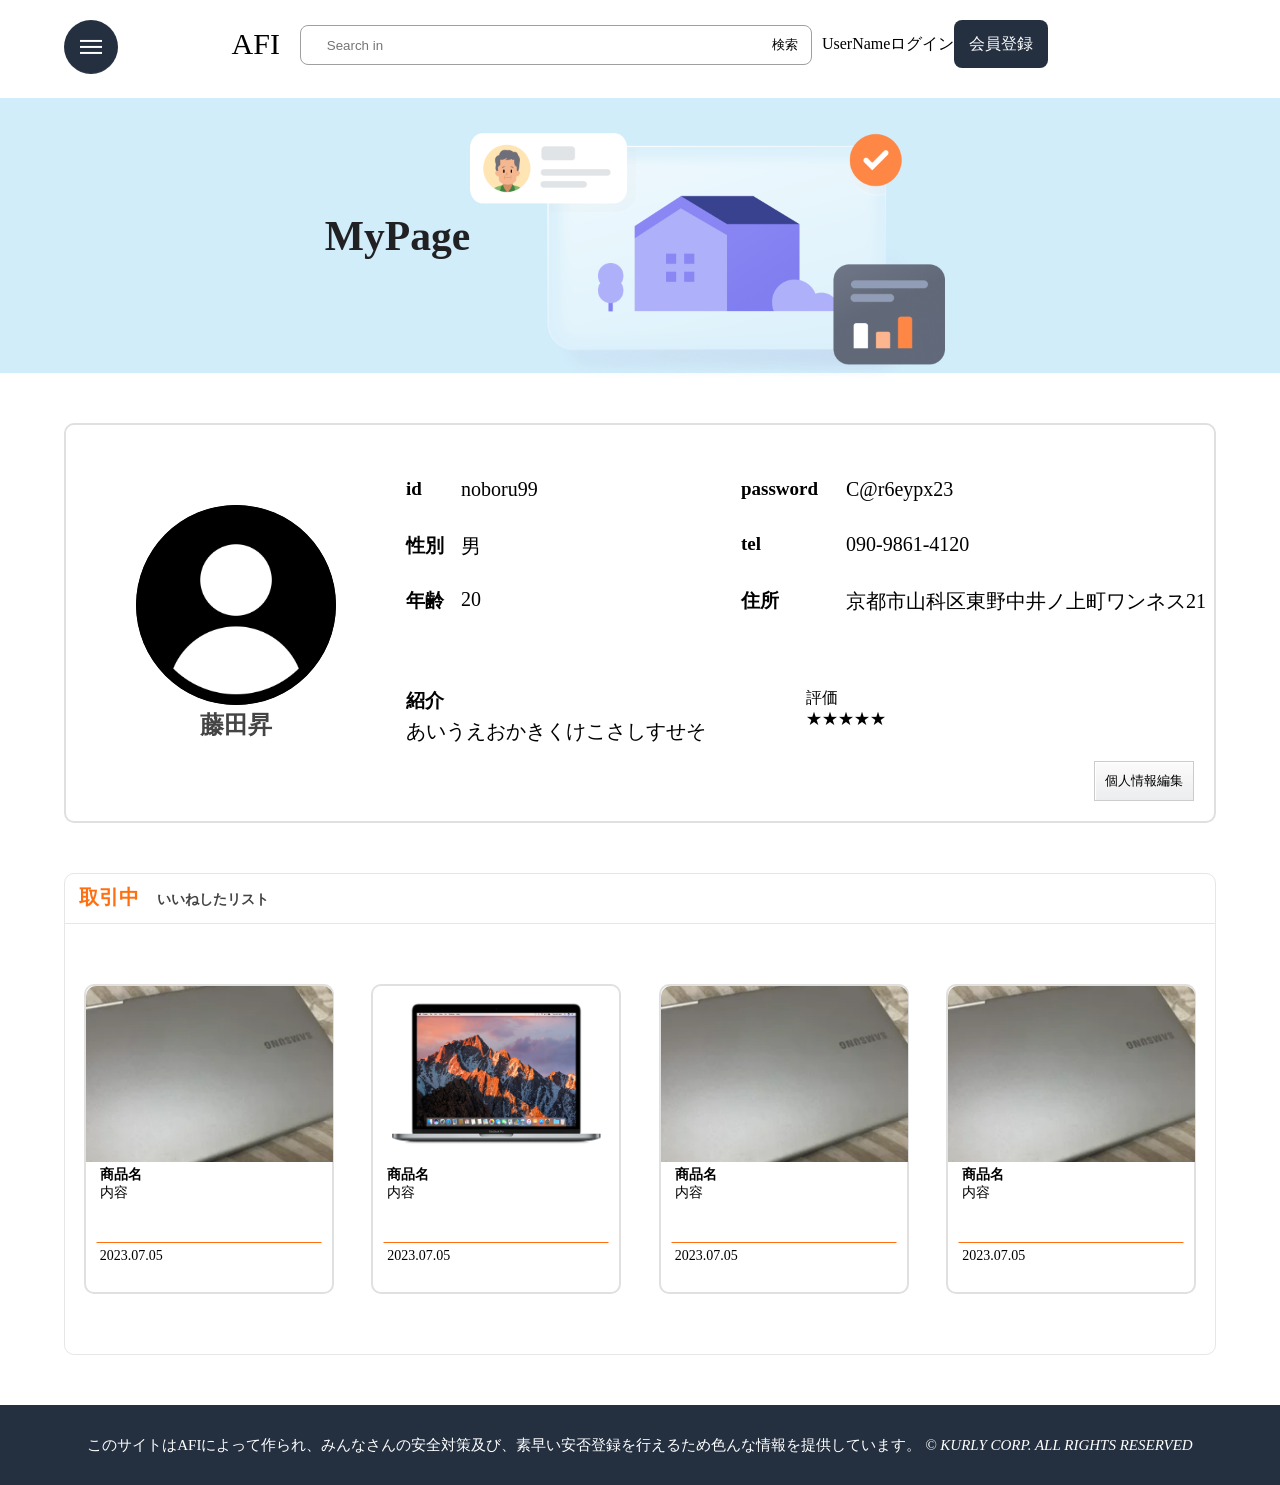
<file: 2023-07-24/Team_02/HTML/Mypage/mypage.html>
<!DOCTYPE html>
<html lang="en">
  <head>
    <meta charset="UTF-8" />
    <meta name="viewport" content="width=device-width, initial-scale=1.0" />
    <title>Document</title>
    <link rel="stylesheet" href="/2023-07-24/Team_02/HTML/css/mypage.css" />
    <link rel="stylesheet" href="/2023-07-24/Team_02/HTML/css/header.css" />
    <link
      rel="stylesheet"
      href="/2023-07-24/Team_02/HTML/css/CategoryCSS.css"
    />
  </head>
  <body>
    <main>
      <!-- Header -->
      <header>
        <div class="inner">
          <div class="logo"><a href="./main.html">AFI</a></div>
          <div class="search-box">
            <input type="search" placeholder="Search in " />
            <button>検索</button>
          </div>
          <!-- Loignしたら、表示 -->
          <div id="HeaderUserName"><p>UserName</p></div>
          <!-- ログインしたら, ログイン- => ログアウト -->
          <!-- <div class="login"><a src="#">ログアウト</a></div> -->
          <div class="login"><a href="../Login/Login.html">ログイン</a></div>
          <!-- ログインしたら, Sign-in => My-Page  -->
          <!-- <div class="my-page"><a href="#">My-Page</a></div> -->
          <div class="my-page"><a href="#">会員登録</a></div>
        </div>
      </header>

      <div class="head-title">
        <div class="head-title-letter">
          <h1>MyPage</h1>
        </div>
        <div class="head-title-img">
          <img src="./img/mypage-header-img.png" alt="" />
        </div>
      </div>

      <div class="profile-box">
        <div class="pro-name">
          <img src="./img/profile.png" alt="" class="profile-img" />
          <p id="nameword">藤田昇</p>
        </div>

        <div class="information">
          <div class="profile">
            <h4>id</h4>
            <p>noboru99</p>
            <h4>password</h4>
            <p>C@r6eypx23</p>
            <h4>性別</h4>
            <p>男</p>
            <h4>tel</h4>
            <p>090-9861-4120</p>
            <h4>年齢</h4>
            <p>20</p>
            <h4>住所</h4>
            <p class="address">京都市山科区東野中井ノ上町ワンネス21</p>
          </div>
          <div class="explain-box">
            <div>
              <h4>紹介</h4>
              <p class="explan">あいうえおかきくけこさしすせそ</p>
            </div>

            <div>評価 ★★★★★</div>
          </div>
        </div>
        <div class="additional-information"></div>
        <button class="edit-information">個人情報編集</button>
      </div>

      <div class="history-section">
        <div class="txt-section">
          <button class="deal-ing-btn selected">取引中</button>
          <button class="like-list-btn not-selected">いいねしたリスト</button>
        </div>
        <div class="img-section">
          <!-- 引き取り中の商品 -->
          <div class="deal-ing-item">
            <img src="./img/notebook.png" alt="" />
            <p class="prodcut-name">商品名</p>
            <p class="content">内容</p>
            <p class="date">2023.07.05</p>
          </div>
          <div class="deal-ing-item">
            <img src="./img/macbook-img.png" alt="" />
            <p class="prodcut-name">商品名</p>
            <p class="content">内容</p>
            <p class="date">2023.07.05</p>
          </div>
          <div class="deal-ing-item">
            <img src="./img/notebook.png" alt="" />
            <p class="prodcut-name">商品名</p>
            <p class="content">内容</p>
            <p class="date">2023.07.05</p>
          </div>
          <div class="deal-ing-item">
            <img src="./img/notebook.png" alt="" />
            <p class="prodcut-name">商品名</p>
            <p class="content">内容</p>
            <p class="date">2023.07.05</p>
          </div>
          <!-- いいね！を押した商品 -->
          <div class="like-item">
            <img src="./img/no-img.png" alt="" />
            <p class="prodcut-name">商品名</p>
            <p class="content">内容</p>
            <p class="date">2023.07.05</p>
          </div>
          <div class="like-item">
            <img src="./img/macbook-img.png" alt="" />
            <p class="prodcut-name">商品名</p>
            <p class="content">内容</p>
            <p class="date">2023.7.31</p>
          </div>
        </div>
      </div>

      <footer>
        <div class="inner">
          <p>
            このサイトはAFIによって作られ、みんなさんの安全対策及び、素早い安否登録を行えるため色んな情報を提供しています。
            <em>© KURLY CORP. ALL RIGHTS RESERVED</em>
          </p>
        </div>
      </footer>
    </main>

    <!-- Category Button -->
    <a href="#cd-nav" class="cd-nav-trigger">
      <span class="cd-nav-icon"></span>
      <svg width="54px" height="54px" viewBox="0 0 54 54">
        <circle
          fill="transparent"
          stroke="#656e79"
          stroke-width="1"
          cx="27"
          cy="27"
          r="25"
          stroke-dasharray="157 157"
          stroke-dashoffset="157"
        ></circle>
      </svg>
    </a>
    <!-- Category -->
    <div id="cd-nav" class="cd-nav">
      <div class="cd-navigation-wrapper">
        <div class="cd-half-block">
          <div class="centered">
            <!-- Title -->
            <h1 id="CategoryTitle">
              カテゴリー
              <hr />
            </h1>
            <!-- カテゴリー　１ -->
            <a href="/2023-07-24/Team_02/HTML/Product_List/Product_List.html">
              <div class="card border-left-behind">
                <div
                  class="shadow"
                  style="
                    --url: url('/2023-07-24/Team_02/HTML/Category/img/A_BG.png');
                  "
                ></div>
                <div
                  class="image background"
                  style="
                    --url: url('/2023-07-24/Team_02/HTML/Category/img/A_02.png');
                  "
                ></div>
                <div
                  class="image cutout"
                  style="
                    --url: url('/2023-07-24/Team_02/HTML/Category/img/A_01.png');
                  "
                ></div>
                <div class="content">
                  <h2 id="Title">物資共有</h2>
                  <p id="STitle">近く住んでいる方に手伝う</p>
                </div>
              </div>
            </a>
            <!-- カテゴリー　２ -->
            <a href="/2023-07-24/Team_02/HTML/Product_List/Product_List.html">
              <div class="card border-left-behind">
                <div
                  class="shadow"
                  style="
                    --url: url('/2023-07-24/Team_02/HTML/Category/img/B_BG.png');
                  "
                ></div>
                <div
                  class="image background"
                  style="
                    --url: url('/2023-07-24/Team_02/HTML/Category/img/B_02.png');
                  "
                ></div>
                <div
                  class="image cutout"
                  style="
                    --url: url('/2023-07-24/Team_02/HTML/Category/img/B_01.png');
                  "
                ></div>
                <div class="content">
                  <h2 id="Title">お手伝い</h2>
                  <p id="STitle">自分からできないこと</p>
                </div>
              </div>
            </a>
            <!-- カテゴリー　３ -->
            <a href="/2023-07-24/Team_02/HTML/Product_List/Product_List.html">
              <div class="card border-left-behind">
                <div
                  class="shadow"
                  style="
                    --url: url('/2023-07-24/Team_02/HTML/Category/img/C_BG.png');
                  "
                ></div>
                <div
                  class="image background"
                  style="
                    --url: url('/2023-07-24/Team_02/HTML/Category/img/C_02.png');
                  "
                ></div>
                <div
                  class="image cutout"
                  style="
                    --url: url('/2023-07-24/Team_02/HTML/Category/img/C_01.png');
                  "
                ></div>
                <div class="content">
                  <h2 id="Title">記事</h2>
                  <p id="STitle">新しいお知らせの情報</p>
                </div>
              </div>
            </a>
          </div>
        </div>
      </div>
    </div>
    <script src="/2023-07-24/Team_02/HTML/js/mypage.js" defer></script>
    <script src="/2023-07-24/Team_02/HTML/js/Category.js"></script>
  </body>
</html>
</file>
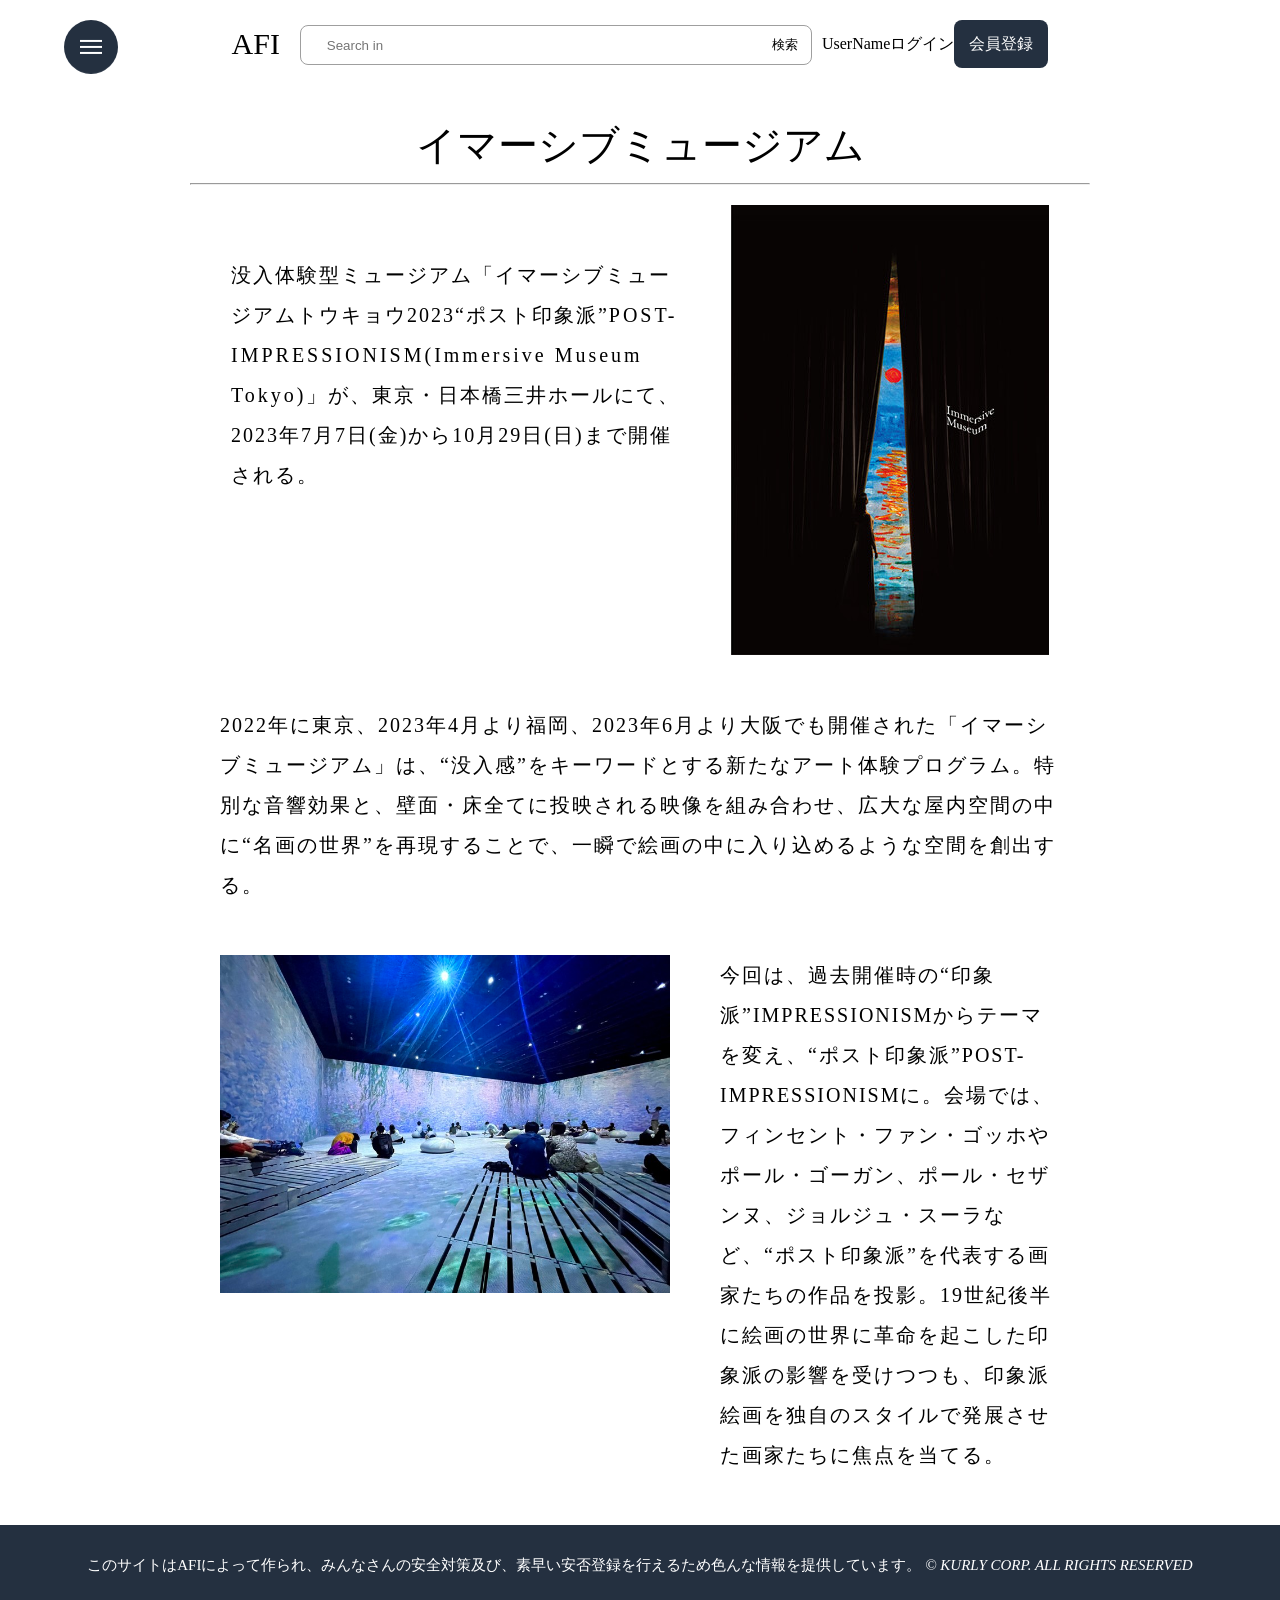
<file: 2023-07-24/Team_02/HTML/New/New.html>
<!DOCTYPE html>
<html lang="en">
  <head>
    <meta charset="UTF-8" />
    <title>login</title>
    <link rel="stylesheet" href="/2023-07-24/Team_02/HTML/css/New.css" />
    <link rel="stylesheet" href="/2023-07-24/Team_02/HTML/css/header.css" />
    <link
      rel="stylesheet"
      href="/2023-07-24/Team_02/HTML/css/CategoryCSS.css"
    />
    <link rel="preconnect" href="https://fonts.googleapis.com" />
    <link rel="preconnect" href="https://fonts.gstatic.com" crossorigin />
    <link
      href="https://fonts.googleapis.com/css2?family=Ubuntu:wght@700&display=swap"
      rel="stylesheet"
    />
  </head>

  <body>
    <!-- main page -->
    <main>
      <!-- Header -->
      <header>
        <div class="inner">
          <div class="logo"><a href="./main.html">AFI</a></div>
          <div class="search-box">
            <input type="search" placeholder="Search in " />
            <button>検索</button>
          </div>
          <!-- Loignしたら、表示 -->
          <div id="HeaderUserName"><p>UserName</p></div>
          <!-- ログインしたら, ログイン- => ログアウト -->
          <!-- <div class="login"><a src="#">ログアウト</a></div> -->
          <div class="login"><a href="../Login/Login.html">ログイン</a></div>
          <!-- ログインしたら, Sign-in => My-Page  -->
          <!-- <div class="my-page"><a href="#">My-Page</a></div> -->
          <div class="my-page"><a href="#">会員登録</a></div>
        </div>
      </header>
      <!-- Part1b user information -->
      <div class="section inner">
        <div class="inner">
          <div id="NewTitle">
            <p>イマーシブミュージアム</p>
            <hr />
          </div>

          <div id="Newp1" class="WordDir">
            <div class="Wordp1">
              <p>
                没入体験型ミュージアム「イマーシブミュージアムトウキョウ2023“ポスト印象派”<span
                  >POST-IMPRESSIONISM(Immersive Museum Tokyo)</span
                >」が、東京・日本橋三井ホールにて、2023年7月7日(金)から10月29日(日)まで開催される。
              </p>
            </div>
            <img src="./img/d54201-11-e3728a43246931b67991-1.jpg" />
          </div>

          <div id="Newp2">
            <p>
              2022年に東京、2023年4月より福岡、2023年6月より大阪でも開催された「イマーシブミュージアム」は、“没入感”をキーワードとする新たなアート体験プログラム。特別な音響効果と、壁面・床全てに投映される映像を組み合わせ、広大な屋内空間の中に“名画の世界”を再現することで、一瞬で絵画の中に入り込めるような空間を創出する。
            </p>
          </div>

          <div id="Newp3">
            <img src="./img/20220715215313.jpg" />
            <div class="Wordp3">
              <p>
                今回は、過去開催時の“印象派”IMPRESSIONISMからテーマを変え、“ポスト印象派”POST-IMPRESSIONISMに。会場では、フィンセント・ファン・ゴッホやポール・ゴーガン、ポール・セザンヌ、ジョルジュ・スーラなど、“ポスト印象派”を代表する画家たちの作品を投影。19世紀後半に絵画の世界に革命を起こした印象派の影響を受けつつも、印象派絵画を独自のスタイルで発展させた画家たちに焦点を当てる。
              </p>
            </div>
          </div>
        </div>
      </div>

      <footer>
        <div class="inner">
          <p>
            このサイトはAFIによって作られ、みんなさんの安全対策及び、素早い安否登録を行えるため色んな情報を提供しています。
            <em>© KURLY CORP. ALL RIGHTS RESERVED</em>
          </p>
        </div>
      </footer>
    </main>
    <!-- Category Button -->
    <a href="#cd-nav" class="cd-nav-trigger">
      <span class="cd-nav-icon"></span>
      <svg width="54px" height="54px" viewBox="0 0 54 54">
        <circle
          fill="transparent"
          stroke="#656e79"
          stroke-width="1"
          cx="27"
          cy="27"
          r="25"
          stroke-dasharray="157 157"
          stroke-dashoffset="157"
        ></circle>
      </svg>
    </a>
    <!-- Category -->
    <div id="cd-nav" class="cd-nav">
      <div class="cd-navigation-wrapper">
        <div class="cd-half-block">
          <div class="centered">
            <!-- Title -->
            <h1 id="CategoryTitle">
              カテゴリー
              <hr />
            </h1>
            <!-- カテゴリー　１ -->
            <a href="/2023-07-24/Team_02/HTML/Product_List/Product_List.html">
              <div class="card border-left-behind">
                <div
                  class="shadow"
                  style="
                    --url: url('/2023-07-24/Team_02/HTML/Category/img/A_BG.png');
                  "
                ></div>
                <div
                  class="image background"
                  style="
                    --url: url('/2023-07-24/Team_02/HTML/Category/img/A_02.png');
                  "
                ></div>
                <div
                  class="image cutout"
                  style="
                    --url: url('/2023-07-24/Team_02/HTML/Category/img/A_01.png');
                  "
                ></div>
                <div class="content">
                  <h2 id="Title">物資共有</h2>
                  <p id="STitle">近く住んでいる方に手伝う</p>
                </div>
              </div>
            </a>
            <!-- カテゴリー　２ -->
            <a href="/2023-07-24/Team_02/HTML/Product_List/Product_List.html">
              <div class="card border-left-behind">
                <div
                  class="shadow"
                  style="
                    --url: url('/2023-07-24/Team_02/HTML/Category/img/B_BG.png');
                  "
                ></div>
                <div
                  class="image background"
                  style="
                    --url: url('/2023-07-24/Team_02/HTML/Category/img/B_02.png');
                  "
                ></div>
                <div
                  class="image cutout"
                  style="
                    --url: url('/2023-07-24/Team_02/HTML/Category/img/B_01.png');
                  "
                ></div>
                <div class="content">
                  <h2 id="Title">お手伝い</h2>
                  <p id="STitle">自分からできないこと</p>
                </div>
              </div>
            </a>
            <!-- カテゴリー　３ -->
            <a href="/2023-07-24/Team_02/HTML/Product_List/Product_List.html">
              <div class="card border-left-behind">
                <div
                  class="shadow"
                  style="
                    --url: url('/2023-07-24/Team_02/HTML/Category/img/C_BG.png');
                  "
                ></div>
                <div
                  class="image background"
                  style="
                    --url: url('/2023-07-24/Team_02/HTML/Category/img/C_02.png');
                  "
                ></div>
                <div
                  class="image cutout"
                  style="
                    --url: url('/2023-07-24/Team_02/HTML/Category/img/C_01.png');
                  "
                ></div>
                <div class="content">
                  <h2 id="Title">記事</h2>
                  <p id="STitle">新しいお知らせの情報</p>
                </div>
              </div>
            </a>
          </div>
        </div>
      </div>
    </div>
  </body>
  <script src="/2023-07-24/Team_02/HTML/js/Category.js"></script>
</html>
</file>
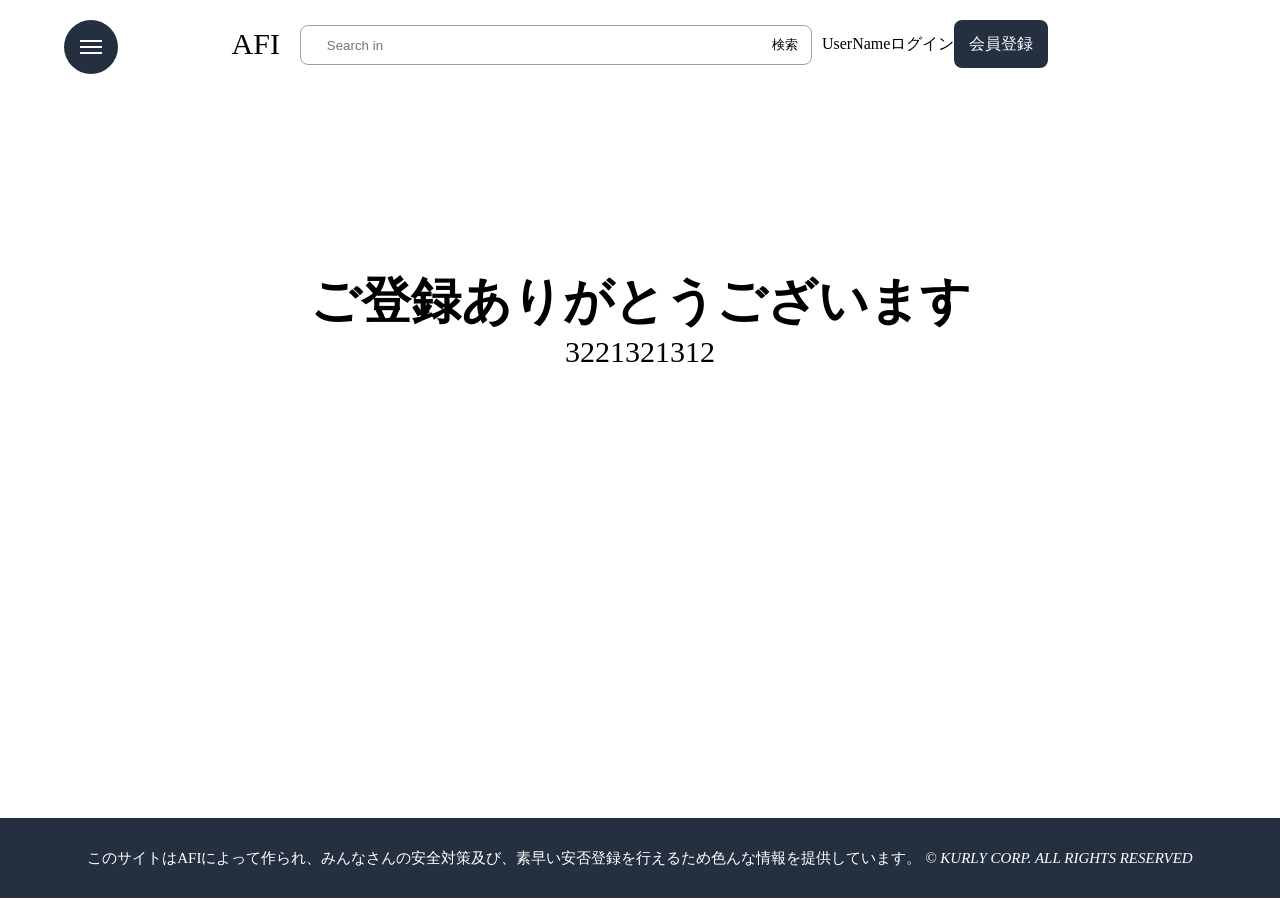
<file: 2023-07-24/Team_02/HTML/Notice/Notice.html>
<!DOCTYPE html>
<html lang="en">
  <head>
    <meta charset="UTF-8" />
    <title>Notice</title>
    <link rel="stylesheet" href="/2023-07-24/Team_02/HTML/css/Notice.css" />
    <link rel="stylesheet" href="/2023-07-24/Team_02/HTML/css/header.css" />
    <link
      rel="stylesheet"
      href="/2023-07-24/Team_02/HTML/css/CategoryCSS.css"
    />
    <link rel="preconnect" href="https://fonts.googleapis.com" />
    <link rel="preconnect" href="https://fonts.gstatic.com" crossorigin />
    <link
      href="https://fonts.googleapis.com/css2?family=Ubuntu:wght@700&display=swap"
      rel="stylesheet"
    />
  </head>

  <body>
    <!-- main page -->
    <main>
      <!-- Header -->
      <header>
        <div class="inner">
          <div class="logo"><a href="./main.html">AFI</a></div>
          <div class="search-box">
            <input type="search" placeholder="Search in " />
            <button>検索</button>
          </div>
          <!-- Loignしたら、表示 -->
          <div id="HeaderUserName"><p>UserName</p></div>
          <!-- ログインしたら, ログイン- => ログアウト -->
          <!-- <div class="login"><a src="#">ログアウト</a></div> -->
          <div class="login"><a href="../Login/Login.html">ログイン</a></div>
          <!-- ログインしたら, Sign-in => My-Page  -->
          <!-- <div class="my-page"><a href="#">My-Page</a></div> -->
          <div class="my-page"><a href="#">会員登録</a></div>
        </div>
      </header>
      <!-- Part1b user information -->
      <div class="section inner">
        <div class="inner">
          <div class="message">
            <h1>ご登録ありがとうございます</h1>
            <p>3221321312</p>
          </div>
        </div>
      </div>

      <footer>
        <div class="inner">
          <p>
            このサイトはAFIによって作られ、みんなさんの安全対策及び、素早い安否登録を行えるため色んな情報を提供しています。
            <em>© KURLY CORP. ALL RIGHTS RESERVED</em>
          </p>
        </div>
      </footer>
    </main>
    <!-- Category Button -->
    <a href="#cd-nav" class="cd-nav-trigger">
      <span class="cd-nav-icon"></span>
      <svg width="54px" height="54px" viewBox="0 0 54 54">
        <circle
          fill="transparent"
          stroke="#656e79"
          stroke-width="1"
          cx="27"
          cy="27"
          r="25"
          stroke-dasharray="157 157"
          stroke-dashoffset="157"
        ></circle>
      </svg>
    </a>
    <!-- Category -->
    <div id="cd-nav" class="cd-nav">
      <div class="cd-navigation-wrapper">
        <div class="cd-half-block">
          <div class="centered">
            <!-- Title -->
            <h1 id="CategoryTitle">
              カテゴリー
              <hr />
            </h1>
            <!-- カテゴリー　１ -->
            <a href="/2023-07-24/Team_02/HTML/Product_List/Product_List.html">
              <div class="card border-left-behind">
                <div
                  class="shadow"
                  style="
                    --url: url('/2023-07-24/Team_02/HTML/Category/img/A_BG.png');
                  "
                ></div>
                <div
                  class="image background"
                  style="
                    --url: url('/2023-07-24/Team_02/HTML/Category/img/A_02.png');
                  "
                ></div>
                <div
                  class="image cutout"
                  style="
                    --url: url('/2023-07-24/Team_02/HTML/Category/img/A_01.png');
                  "
                ></div>
                <div class="content">
                  <h2 id="Title">物資共有</h2>
                  <p id="STitle">近く住んでいる方に手伝う</p>
                </div>
              </div>
            </a>
            <!-- カテゴリー　２ -->
            <a href="/2023-07-24/Team_02/HTML/Product_List/Product_List.html">
              <div class="card border-left-behind">
                <div
                  class="shadow"
                  style="
                    --url: url('/2023-07-24/Team_02/HTML/Category/img/B_BG.png');
                  "
                ></div>
                <div
                  class="image background"
                  style="
                    --url: url('/2023-07-24/Team_02/HTML/Category/img/B_02.png');
                  "
                ></div>
                <div
                  class="image cutout"
                  style="
                    --url: url('/2023-07-24/Team_02/HTML/Category/img/B_01.png');
                  "
                ></div>
                <div class="content">
                  <h2 id="Title">お手伝い</h2>
                  <p id="STitle">自分からできないこと</p>
                </div>
              </div>
            </a>
            <!-- カテゴリー　３ -->
            <a href="/2023-07-24/Team_02/HTML/Product_List/Product_List.html">
              <div class="card border-left-behind">
                <div
                  class="shadow"
                  style="
                    --url: url('/2023-07-24/Team_02/HTML/Category/img/C_BG.png');
                  "
                ></div>
                <div
                  class="image background"
                  style="
                    --url: url('/2023-07-24/Team_02/HTML/Category/img/C_02.png');
                  "
                ></div>
                <div
                  class="image cutout"
                  style="
                    --url: url('/2023-07-24/Team_02/HTML/Category/img/C_01.png');
                  "
                ></div>
                <div class="content">
                  <h2 id="Title">記事</h2>
                  <p id="STitle">新しいお知らせの情報</p>
                </div>
              </div>
            </a>
          </div>
        </div>
      </div>
    </div>
  </body>
  <script src="/2023-07-24/Team_02/HTML/js/Category.js"></script>
</html>
</file>
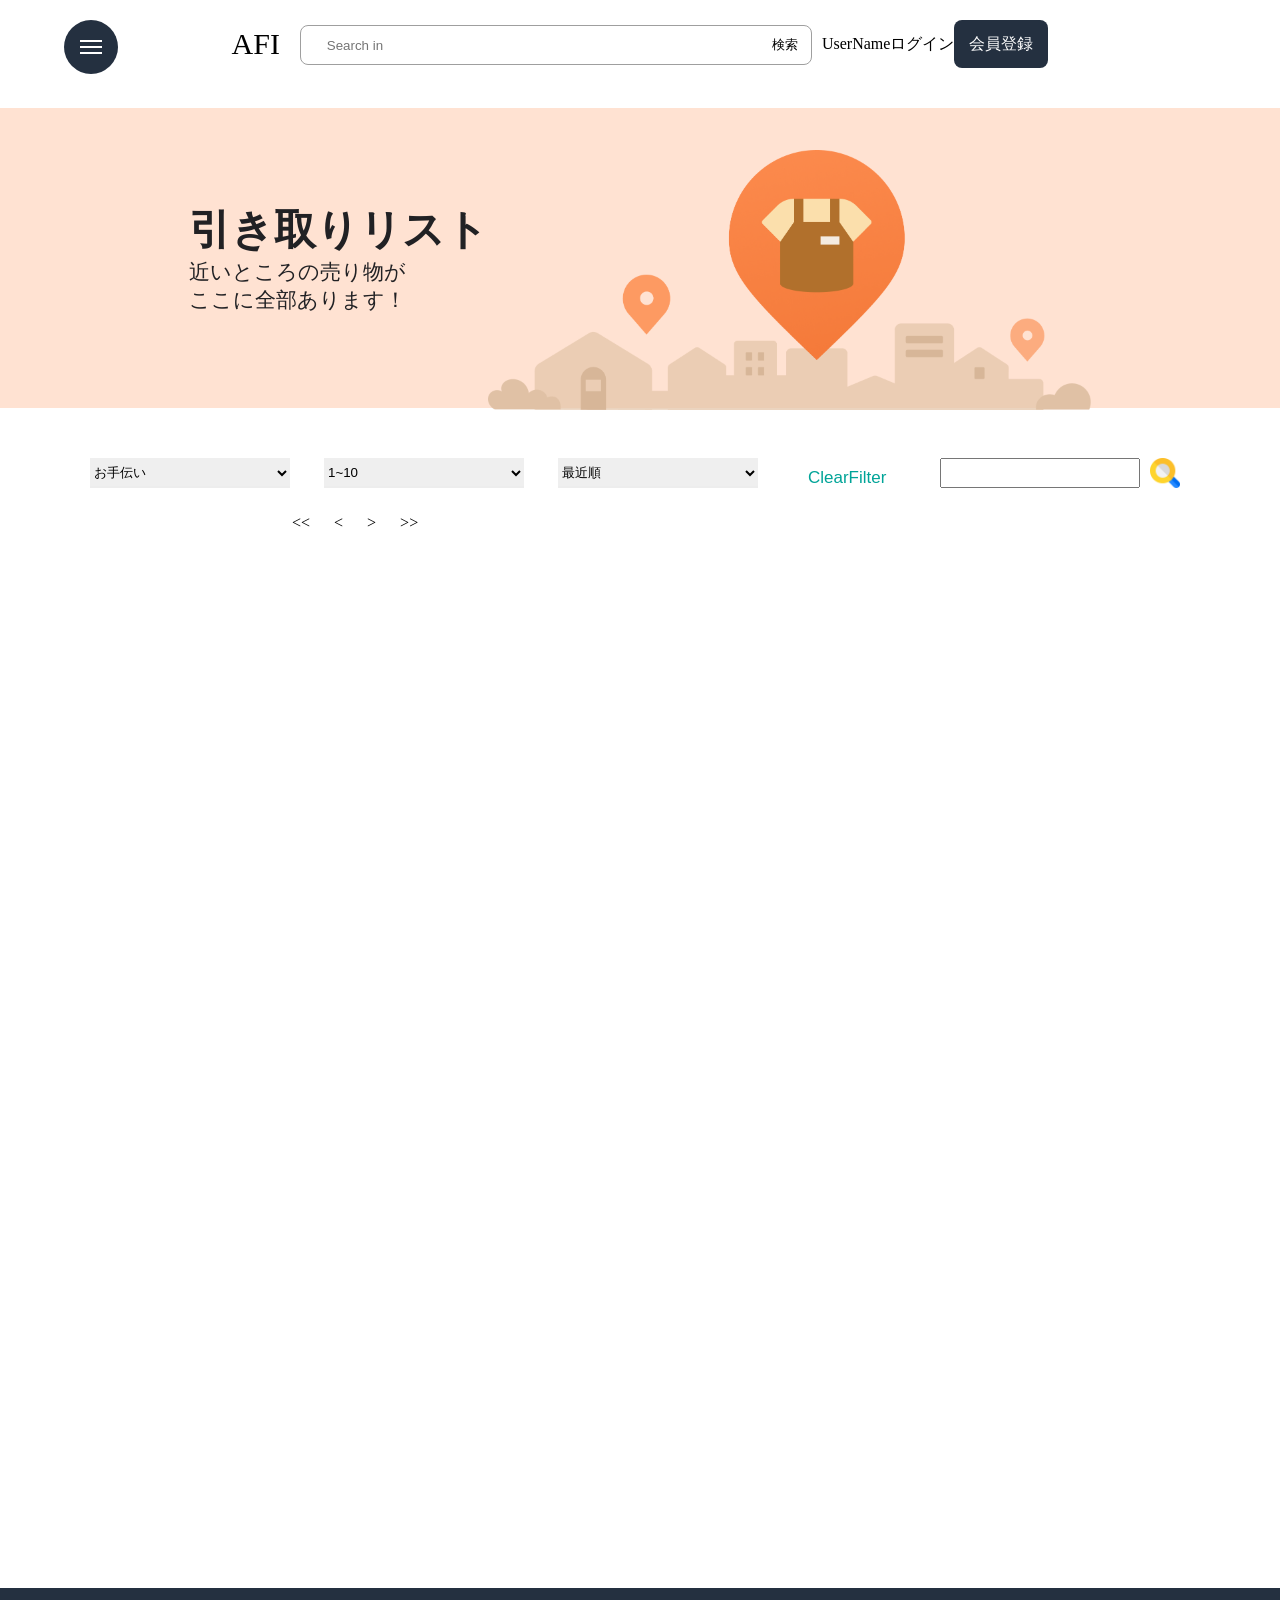
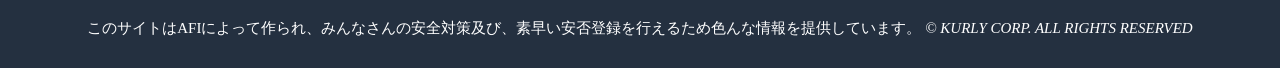
<file: 2023-07-24/Team_02/HTML/Product_List/Product_List.html>
<!DOCTYPE html>
<html lang="en">
  <head>
    <meta charset="UTF-8" />
    <meta name="viewport" content="width=device-width, initial-scale=1.0" />
    <title>商品一覧</title>
    <link
      rel="stylesheet"
      href="/2023-07-24/Team_02/HTML/css/Product_List.css"
    />
    <link rel="stylesheet" href="/2023-07-24/Team_02/HTML/css/header.css" />
    <link
      rel="stylesheet"
      href="/2023-07-24/Team_02/HTML/css/CategoryCSS.css"
    />
  </head>

  <body>
    <!-- main page -->
    <main>
      <!-- Header -->
      <header>
        <div class="inner">
          <div class="logo"><a href="./main.html">AFI</a></div>

          <div class="search-box">
            <input type="search" placeholder="Search in " />
            <button>検索</button>
          </div>

          <!-- Loignしたら、表示 -->
          <div id="HeaderUserName"><p>UserName</p></div>
          <!-- ログインしたら, ログイン- => ログアウト -->
          <!-- <div class="login"><a src="#">ログアウト</a></div> -->
          <div class="login"><a href="../Login/Login.html">ログイン</a></div>
          <!-- ログインしたら, Sign-in => My-Page  -->
          <!-- <div class="my-page"><a href="#">My-Page</a></div> -->
          <div class="my-page"><a href="#">会員登録</a></div>
        </div>
      </header>

      <div class="head-title">
        <div class="head-title-letter">
          <h1>引き取りリスト</h1>
          <p>近いところの売り物が<br />ここに全部あります！</p>
        </div>

        <div class="head-title-img">
          <img src="./img/product-list-head-img.png" alt="" />
        </div>
      </div>
      <div class="category-box">
        <div class="category">
          <select>
            <option value="option1">お手伝い</option>
            <option value="option2">商品</option>
          </select>

          <select name="" id="">
            <option>1~10</option>
            <option>11~20</option>
          </select>

          <select>
            <option value="option1">最近順</option>
            <option value="option2">古い順</option>
            <option value="option3">投稿時間</option>
          </select>
          <button class="ClearFilterBtn">ClearFilter</button>
        </div>

        <div class="category-search">
          <input type="text" />
          <button>
            <img src="./img/magnifying-glass.png" alt="" />
          </button>
        </div>
      </div>

      <nav aria-label="Page navigation example">
        <ul class="pagination"></ul>
      </nav>

      <div class="list-box">
        <!-- <p class="title">TITLE</p> -->
      </div>

      <footer>
        <div class="inner">
          <p>
            このサイトはAFIによって作られ、みんなさんの安全対策及び、素早い安否登録を行えるため色んな情報を提供しています。
            <em>© KURLY CORP. ALL RIGHTS RESERVED</em>
          </p>
        </div>
      </footer>
    </main>
    <!-- Category Button -->
    <a href="#cd-nav" class="cd-nav-trigger">
      <span class="cd-nav-icon"></span>
      <svg width="54px" height="54px" viewBox="0 0 54 54">
        <circle
          fill="transparent"
          stroke="#656e79"
          stroke-width="1"
          cx="27"
          cy="27"
          r="25"
          stroke-dasharray="157 157"
          stroke-dashoffset="157"
        ></circle>
      </svg>
    </a>
    <!-- Category -->
    <div id="cd-nav" class="cd-nav">
      <div class="cd-navigation-wrapper">
        <div class="cd-half-block">
          <div class="centered">
            <!-- Title -->
            <h1 id="CategoryTitle">
              カテゴリー
              <hr />
            </h1>
            <!-- カテゴリー　１ -->
            <a href="/2023-07-24/Team_02/HTML/Product_List/Product_List.html">
              <div class="card border-left-behind">
                <div
                  class="shadow"
                  style="
                    --url: url('/2023-07-24/Team_02/HTML/Category/img/A_BG.png');
                  "
                ></div>
                <div
                  class="image background"
                  style="
                    --url: url('/2023-07-24/Team_02/HTML/Category/img/A_02.png');
                  "
                ></div>
                <div
                  class="image cutout"
                  style="
                    --url: url('/2023-07-24/Team_02/HTML/Category/img/A_01.png');
                  "
                ></div>
                <div class="content">
                  <h2 id="Title">物資共有</h2>
                  <p id="STitle">近く住んでいる方に手伝う</p>
                </div>
              </div>
            </a>
            <!-- カテゴリー　２ -->
            <a href="/2023-07-24/Team_02/HTML/Product_List/Product_List.html">
              <div class="card border-left-behind">
                <div
                  class="shadow"
                  style="
                    --url: url('/2023-07-24/Team_02/HTML/Category/img/B_BG.png');
                  "
                ></div>
                <div
                  class="image background"
                  style="
                    --url: url('/2023-07-24/Team_02/HTML/Category/img/B_02.png');
                  "
                ></div>
                <div
                  class="image cutout"
                  style="
                    --url: url('/2023-07-24/Team_02/HTML/Category/img/B_01.png');
                  "
                ></div>
                <div class="content">
                  <h2 id="Title">お手伝い</h2>
                  <p id="STitle">自分からできないこと</p>
                </div>
              </div>
            </a>
            <!-- カテゴリー　３ -->
            <a href="/2023-07-24/Team_02/HTML/Product_List/Product_List.html">
              <div class="card border-left-behind">
                <div
                  class="shadow"
                  style="
                    --url: url('/2023-07-24/Team_02/HTML/Category/img/C_BG.png');
                  "
                ></div>
                <div
                  class="image background"
                  style="
                    --url: url('/2023-07-24/Team_02/HTML/Category/img/C_02.png');
                  "
                ></div>
                <div
                  class="image cutout"
                  style="
                    --url: url('/2023-07-24/Team_02/HTML/Category/img/C_01.png');
                  "
                ></div>
                <div class="content">
                  <h2 id="Title">記事</h2>
                  <p id="STitle">新しいお知らせの情報</p>
                </div>
              </div>
            </a>
          </div>
        </div>
      </div>
    </div>
  </body>
  <script src="/2023-07-24/Team_02/HTML/js/Product_List.js" defer></script>
  <script src="/2023-07-24/Team_02/HTML/js/Category.js"></script>
</html>
</file>
<file: 2023-07-24/Team_02/HTML/css/mypage.css>
button {
  cursor: pointer;
}

.history-section {
  border-radius: 10px;
  border: 2px solid #e0e0e0;
}

main {
  width: 100%;
  margin: 0 auto;
  display: flex;
  flex-direction: column;
  align-items: center;
}

.head-title {
  width: 100%;
  margin: 0 auto;
  margin-top: 30px;
  height: 275px;
  color: #212124;
  font-size: 1.3rem;
  background-color: #d2edfa;
  display: flex;
  justify-content: center;
  align-items: center;
}
.head-title img {
  width: 485px;
  height: 270px;
  margin-top: 8%;
}

.profile-box {
  position: relative;
  margin-top: 50px;
  max-width: 90%;
  width: 1400px;
  height: 400px;
  display: flex;
  align-items: center;
  justify-content: space-around;
  border-radius: 10px;
  border: 2px solid #e0e0e0;
}

.profile-img {
  width: 200px;
  height: 200px;
  margin: 0 20px;
  border-radius: 50%;
  background-color: black;
}

.pro-name {
  margin-left: 50px;
  position: relative;
  text-align: center;
}
.pro-name #nameword {
  font-size: 24px;
  color: #444444;
  font-weight: bold;
}

.information {
  margin-top: 50px;
  margin-left: 50px;
}

.profile {
  display: grid;
  grid-template-columns: 50px 275px 100px 400px;
  grid-template-rows: 50px 50px 100px;
  gap: 5px;
  width: 650px;
}

.explain-box {
  width: 300px;
  display: flex;
}

.profile h4,
.explain-box h4 {
  width: 100px;
  height: 30px;
  font-size: 19px;
}
.profile p,
.explain-box p {
  font-size: 20px;
  width: 400px;
  height: 100px;
}
.profile input,
.explain-box input {
  width: 150px;
  height: 30px;
  font-size: 15px;
}
.profile textarea,
.explain-box textarea {
  width: 600px;
  height: 80px;
  resize: none;
}

.additional-information {
  width: 380px;
  display: grid;
  grid-template-columns: repeat(2, 1fr);
  gap: 10px;
}
.additional-information p {
  font-size: 20px;
}

.edit-information {
  border: none;
  width: 100px;
  height: 40px;
  position: absolute;
  right: 20px;
  bottom: 20px;
  border: 1px solid #ccc;
  background: #f1e767;
  background: linear-gradient(to bottom, #fdfbfb 0%, #ebedee 100%);
  box-shadow: inset 1px 1px 1px #fff;
}

.edit-information:hover {
  background: linear-gradient(to top, #fdfbfb 0%, #ebedee 100%);
}

.history-section {
  margin-top: 50px;
  margin-bottom: 50px;
  max-width: 90%;
  width: 1400px;
  border: 1px solid rgba(132, 132, 132, 0.2);
}

.txt-section {
  width: 100%;
  height: 50px;
  border-bottom: 1px solid rgba(132, 132, 132, 0.2);
}
.txt-section button {
  border-style: none;
  background-color: white;
  margin-top: 10px;
  margin-left: 14px;
}
.txt-section .selected {
  color: #ff6f0f;
  font-size: 20px;
  font-weight: bolder;
}
.txt-section .not-selected {
  color: #444444;
  font-size: 14px;
  font-weight: bold;
}

.img-section {
  display: grid !important;
  grid-template-columns: repeat(4, 1fr);
  justify-items: center;
  margin-top: 50px;
  margin-bottom: 50px;
}

.deal-ing-item,
.like-item {
  height: 310px;
  width: 250px;
  border-radius: 10px;
  border: 2px solid #e0e0e0;
  position: relative;
  margin-top: 10px;
  margin-bottom: 10px;
}
.deal-ing-item img,
.like-item img {
  width: 247px;
  height: 176px;
  border-top-left-radius: 10px;
  border-top-right-radius: 10px;
}
.deal-ing-item p,
.like-item p {
  margin: 0;
  padding-left: 14px;
}
.deal-ing-item .prodcut-name,
.like-item .prodcut-name {
  font-size: 14px;
  font-weight: bold;
}
.deal-ing-item .content,
.like-item .content {
  font-size: 14px;
  font-weight: normal;
  margin-bottom: 40px;
}
.deal-ing-item .date,
.like-item .date {
  font-size: 14px;
  font-weight: lighter;
  margin-top: 20px;
  line-height: 2em;
  padding-right: 14px;
  position: relative;
}
.deal-ing-item .date::after,
.like-item .date::after {
  content: "";
  position: absolute;
  left: 50%;
  transform: translateX(-50%);
  width: 225px;
  height: 1px;
  background-color: #ff6f0f;
}

.like-list {
  display: none;
}

/* footer */
footer {
  width: 100%;
  background-color: #243040;
  color: #ffffff;
  font-size: 15px;
  line-height: 20px;
  padding: 30px;
  text-align: center;
  bottom: 0;
}/*# sourceMappingURL=mypage.css.map */
</file>
<file: 2023-07-24/Team_02/HTML/css/header.css>
@charset "UTF-8";
* {
  box-sizing: border-box;
  list-style: none;
  margin: 0;
  padding: 0;
  vertical-align: baseline;
  text-decoration: none;
}

html {
  overflow-x: hidden;
}

main {
  backface-visibility: hidden;
  background-color: #ffffff;
  position: relative;
  overflow-y: auto;
  transform: translateZ(0);
  transition: transform 0.7s;
  transition-timing-function: cubic-bezier(0.91, 0.01, 0.6, 0.99);
  z-index: 2;
}

.inner {
  display: flex;
  height: inherit;
  justify-content: center;
}

/* Part_1a　Header */
header {
  line-height: 3em;
  margin-top: 20px;
  width: 100%;
  text-align: center;
  background-color: #ffffff;
}
header #HeaderUserName {
  margin-left: 10px;
  min-width: 5%;
}
header .logo,
header .login {
  height: inherit;
  min-width: 5%;
}
header .logo a:link,
header .logo a:visited,
header .login a:link,
header .login a:visited {
  color: black;
  text-align: center;
}
header .logo {
  max-width: 100%;
  font-size: 30px;
  padding-right: 20px;
}
header .search-box {
  border: solid 0.5px rgb(159, 159, 159);
  border-radius: 8px;
  display: flex;
  height: 40px;
  justify-content: center;
  margin-top: 5px;
  width: 40%;
}
header .search-box input {
  border: none;
  outline: none;
  text-indent: 1em;
  width: 90%;
  -webkit-appearance: none;
  -moz-appearance: none;
       appearance: none;
}
header .search-box button {
  border: none;
  background: none;
  outline: none;
  -webkit-appearance: none;
  -moz-appearance: none;
       appearance: none;
}
header .my-page {
  background-color: #243040;
  border-radius: 8px;
  color: white;
  height: inherit;
  padding: 0px 15px;
}
header .my-page a:link,
header .my-page a:visited {
  color: white;
  text-align: center;
}/*# sourceMappingURL=header.css.map */
</file>
<file: 2023-07-24/Team_02/HTML/css/CategoryCSS.css>
/* category */
.card {
  color: #ffffff;
  height: 28rem;
  perspective: 50rem;
  position: relative;
  width: 20rem;
  .shadow {
    background: var(--url);
    background-size: cover;
    background-position: center;
    box-shadow: 0 -1.5rem 1rem -0.5rem rgba(0, 0, 0, 0.7);
    filter: blur(2rem) saturate(0.9);
    inset: 0;
    opacity: 0.8;
    position: absolute;
    transform: rotateX(var(--rotateX)) rotateY(var(--rotateY))
      translate3d(0, 2rem, -2rem);
  }
  .image {
    background: linear-gradient(to top, rgba(0, 0, 0, 0.5), transparent 40%),
      var(--url);
    background-position: center;
    background-size: cover;
    inset: 0;
    position: absolute;
    &.background {
      transform: rotateX(var(--rotateX)) rotateY(var(--rotateY))
        translate3d(0, 0, 0rem);
    }
    &.cutout {
      transform: rotateX(var(--rotateX)) rotateY(var(--rotateY))
        translate3d(0, 0, 4rem) scale(0.92);
      z-index: 3;
    }
  }
  .content {
    display: flex;
    flex-direction: column;
    inset: 0;
    justify-content: flex-end;
    padding: 60px;
    position: absolute;
    transform: rotateX(var(--rotateX)) rotateY(var(--rotateY))
      translate3d(0, 0, 6rem);
    z-index: 4;
  }
  &::after,
  &::before {
    border: #e2c044 0.5rem solid;
    content: "";
    inset: 1.5rem;
    position: absolute;
    transform: rotateX(var(--rotateX)) rotateY(var(--rotateY))
      translate3d(0, 0, 2rem);
  }
  &::before {
    z-index: 4;
  }
  &.border-left-behind::before {
    border-left: transparent;
  }
  &.border-right-behind::before {
    border-right: transparent;
  }
  &.border-bottom-behind::before {
    border-bottom: transparent;
  }
}
.cd-nav {
  height: 100%;
  left: 0;
  position: fixed;
  top: 0;
  transition: visibility 0s 0.7s;
  width: 100%;
  -webkit-transition: visibility 0s 0.7s;
  visibility: visible;
}
#CategoryTitle {
  text-align: justify;
  font-weight: 800;
  font-size: 3rem;
  grid-column: 1 / span 3;
  margin-bottom: 30px;
}
#CategoryTitle hr {
  filter: opacity(50%);
}
.centered {
  display: grid;
  grid-template-columns: auto auto auto;
  align-items: center;
  justify-content: center;
  height: 100%;
  margin-top: 75px;
}
.border-left-behind {
  margin: 0 50px;
}
#Title {
  font-size: 24px;
  font-weight: bold;
  margin-bottom: 5px;
  text-shadow: 0 0 2rem rgba(0, 0, 0, 0.5);
}
#STitle {
  font-weight: 300;
  text-shadow: 0 0 2rem rgba(0, 0, 0, 0.5);
}
.cd-nav .cd-navigation-wrapper {
  backface-visibility: hidden;
  transform: translateZ(0);
  transform: translateX(-50%);
  transition: transform 0.7s;
  -webkit-transform: translateX(-50%);
  -webkit-transform: translateZ(0);
  -webkit-transition: -webkit-transform 0.7s;
  -webkit-backface-visibility: hidden;
  -webkit-overflow-scrolling: touch;
}
.cd-nav-trigger {
  position: fixed;
  z-index: 3;
  left: 5%;
  top: 20px;
  height: 54px;
  width: 54px;
  background-color: #243040;
  border-radius: 50%;
  overflow: hidden;
  text-indent: 100%;
  transition: transform 0.5s;
  transform: rotate(180deg);
  -webkit-transform: rotate(180deg);
}
.cd-nav-trigger .cd-nav-icon {
  position: absolute;
  left: 50%;
  top: 50%;
  bottom: auto;
  right: auto;
  -webkit-transform: translateX(-50%) translateY(-50%);
  transform: translateX(-50%) translateY(-50%);
  width: 22px;
  height: 2px;
  background-color: #ffffff;
}
.cd-nav-trigger .cd-nav-icon::before,
.cd-nav-trigger .cd-nav-icon:after {
  /* upper and lower lines of the menu icon */
  content: "";
  position: absolute;
  top: 0;
  right: 0;
  width: 100%;
  height: 100%;
  background-color: inherit;

  /* Force Hardware Acceleration in WebKit */
  transform: translateZ(0);
  backface-visibility: hidden;
  -webkit-transform: translateZ(0);
  -webkit-backface-visibility: hidden;
  transition: transform 0.5s, width 0.5s, top 0.3s;
}
.cd-nav-trigger .cd-nav-icon::before {
  transform-origin: right top;
  -webkit-transform-origin: right top;
  -webkit-transform: translateY(-6px);
  transform: translateY(-6px);
}
.cd-nav-trigger .cd-nav-icon::after {
  -webkit-transform-origin: right bottom;
  transform-origin: right bottom;
  -webkit-transform: translateY(6px);
  transform: translateY(6px);
}
.cd-nav-trigger svg {
  position: absolute;
  top: 0;
  left: 0;
}
.cd-nav-trigger circle {
  transition: stroke-dashoffset 0.4s 0s;
}
.navigation-is-open .cd-nav-trigger circle {
  stroke-dashoffset: 0;
  transition: stroke-dashoffset 0.5s 0.5s;
}
.navigation-is-open .cd-nav-trigger .cd-nav-icon::after,
.navigation-is-open .cd-nav-trigger .cd-nav-icon::before {
  width: 50%;
  transition: transform 0.5s, width 0.5s;
}
.navigation-is-open .cd-nav-trigger .cd-nav-icon::before {
  -webkit-transform: rotate(45deg);
  transform: rotate(45deg);
}
.navigation-is-open .cd-nav-trigger .cd-nav-icon::after {
  -webkit-transform: rotate(-45deg);
  transform: rotate(-45deg);
}
.navigation-is-open .cd-nav .cd-navigation-wrapper {
  -webkit-transform: translateX(0);
  transform: translateX(0);
  transition: transform 0.5s;
  transition-timing-function: cubic-bezier(0.82, 0.01, 0.77, 0.78);
}
.navigation-is-open main {
  -webkit-transform: translateX(100%);
  transform: translateX(100%);
}
</file>
<file: 2023-07-24/Team_02/HTML/css/New.css>
/* Login */
.section > .inner {
  align-items: center;
  flex-direction: column;
  justify-content: space-between;
}

#NewTitle {
  font-size: 40px;
  margin-top: 50px;
  margin-bottom: 20px;
  text-align: center;
}
#NewTitle p {
  margin-bottom: 10px;
}
#NewTitle hr {
  width: 900px;
}

#Newp1 {
  display: grid;
  grid-template-columns: auto auto;
  -moz-column-gap: 50px;
       column-gap: 50px;
  max-width: 840px;
  justify-content: center;
}
#Newp1 div {
  max-width: 450px;
  letter-spacing: 2px;
  line-height: 40px;
}
#Newp1 img {
  max-width: 450px;
}
#Newp1 span {
  letter-spacing: 3px;
}
#Newp1 .Wordp1 {
  font-size: 20px;
  margin-top: 50px;
}

#Newp2 {
  font-size: 20px;
  max-width: 840px;
  letter-spacing: 2px;
  line-height: 40px;
  margin-top: 50px;
}

#Newp3 {
  display: grid;
  grid-template-columns: auto auto;
  margin: 50px 0;
  max-width: 840px;
  -moz-column-gap: 50px;
       column-gap: 50px;
  justify-content: center;
}
#Newp3 div {
  max-width: 350px;
  letter-spacing: 2px;
  line-height: 40px;
}
#Newp3 img {
  max-width: 450px;
}
#Newp3 span {
  letter-spacing: 3px;
}
#Newp3 .Wordp3 {
  font-size: 20px;
}

/* icon */
.icon {
  height: 140px;
  margin: 40px 0;
}
.icon img {
  width: 75px;
  padding: 0 10px;
}

/* footer */
footer {
  background-color: #243040;
  color: #ffffff;
  font-size: 15px;
  line-height: 20px;
  padding: 30px;
  text-align: center;
  bottom: 0;
}/*# sourceMappingURL=New.css.map */
</file>
<file: 2023-07-24/Team_02/HTML/css/Notice.css>
/* Notice */
.section > .inner {
  align-items: center;
  flex-direction: column;
  justify-content: space-between;
}

.message {
  height: 750px;
  text-align: center;
}
.message h1 {
  font-size: 50px;
  margin-top: 200px;
}
.message p {
  font-size: 30px;
}

/* footer */
footer {
  background-color: #243040;
  color: #ffffff;
  font-size: 15px;
  line-height: 20px;
  padding: 30px;
  text-align: center;
  bottom: 0;
}/*# sourceMappingURL=Notice.css.map */
</file>
<file: 2023-07-24/Team_02/HTML/css/Product_List.css>
@charset "UTF-8";
.head-title {
  margin: 0 auto;
  margin-top: 40px;
  height: 300px;
  color: #212124;
  font-size: 1.3rem;
  background-color: #ffe2d2;
  display: flex;
  justify-content: center;
  align-items: center;
}
.head-title img {
  width: 603px;
  height: 260px;
  margin-top: 8%;
}

.category-box {
  background-color: white;
  width: 100%;
  height: 30px;
  display: flex;
  align-items: center;
  justify-content: center;
  margin-top: 50px;
}

.category {
  width: 850px;
  position: relative;
}
.category button {
  position: absolute;
  margin-left: 20px;
  bottom: 0;
  border-style: none;
  color: #00a498;
  background-color: #ffffff;
  cursor: pointer;
  font-size: 17px;
}

.category-search {
  width: 250px;
  display: flex;
}
.category-search input {
  width: 200px;
  height: 30px;
}
.category-search button {
  margin-left: 10px;
  border-style: none;
  width: 30px;
  height: 30px;
  background-color: white;
}
.category-search button img {
  width: 30px;
  height: 30px;
}

select {
  width: 200px;
  height: 30px;
  margin-right: 30px !important;
  border-style: none;
  border-bottom: 2px solid #ededed;
}

option {
  width: 100%;
  border-style: none;
}

select option:first-child {
  border-top: none;
}

hr {
  width: 1150px;
  margin: 0 auto;
  color: #e9ecef;
}

.list-box {
  width: 100%;
  height: 1000px;
  background-color: #ffffff;
  position: relative;
  display: grid;
  grid-template-columns: auto auto auto auto;
  justify-content: center;
  align-items: start;
  flex-wrap: wrap;
  gap: 30px;
  margin-bottom: 30px;
}

.title {
  position: absolute;
  top: 0;
  left: 40px;
  font-size: 40px;
  font-weight: bolder;
}

.item {
  width: 250px;
  position: relative;
  display: flex;
  flex-direction: column;
  justify-content: center;
  align-items: start;
}
.item img {
  width: 200px;
  height: 200px;
  border-radius: 15px;
}
.item p {
  margin: 0;
}
.item .name {
  font-size: 14px;
  color: #212529;
}
.item .location {
  margin-top: 4px;
  font-size: 12px;
  color: rgb(154, 155, 167);
}
.item .price {
  font-size: 18x;
  color: #ff8a3d;
}

nav {
  height: 50px;
  margin-top: 20px;
  margin-left: 280px;
  list-style: none;
}
nav ul {
  margin-top: 0;
  margin-bottom: 1rem;
  display: flex;
  align-items: center;
}

.page-link {
  padding: 0.375rem 0.75rem;
}

.page-link {
  position: relative;
  display: block;
  text-decoration: none;
  border: 1px solid #dee2e6;
  transition: color 0.15s ease-in-out, background-color 0.15s ease-in-out, border-color 0.15s ease-in-out, box-shadow 0.15s ease-in-out;
}

.pagination .page-item.active .page-link {
  border-style: none;
  background-color: gray;
  border-radius: 5px;
}

.pagination .page-item.current .page-link {
  color: white; /* 현재 페이지 번호의 텍스트 색상 */
}

.pagination .page-item .page-link {
  background-color: #ffffff; /* 페이지 번호의 배경색 */
  color: black; /* 페이지 번호의 텍스트 색상 */
  border-style: none;
}

.pagination .page-item .page-link:hover {
  background-color: gray;
  border-radius: 5px;
  color: white;
}

.page-item:first-child .page-link {
  border-top-left-radius: 0.25rem;
  border-bottom-left-radius: 0.25rem;
}

/* footer */
footer {
  background-color: #243040;
  color: #ffffff;
  font-size: 15px;
  line-height: 20px;
  padding: 30px;
  text-align: center;
}/*# sourceMappingURL=Product_List.css.map */
</file>
